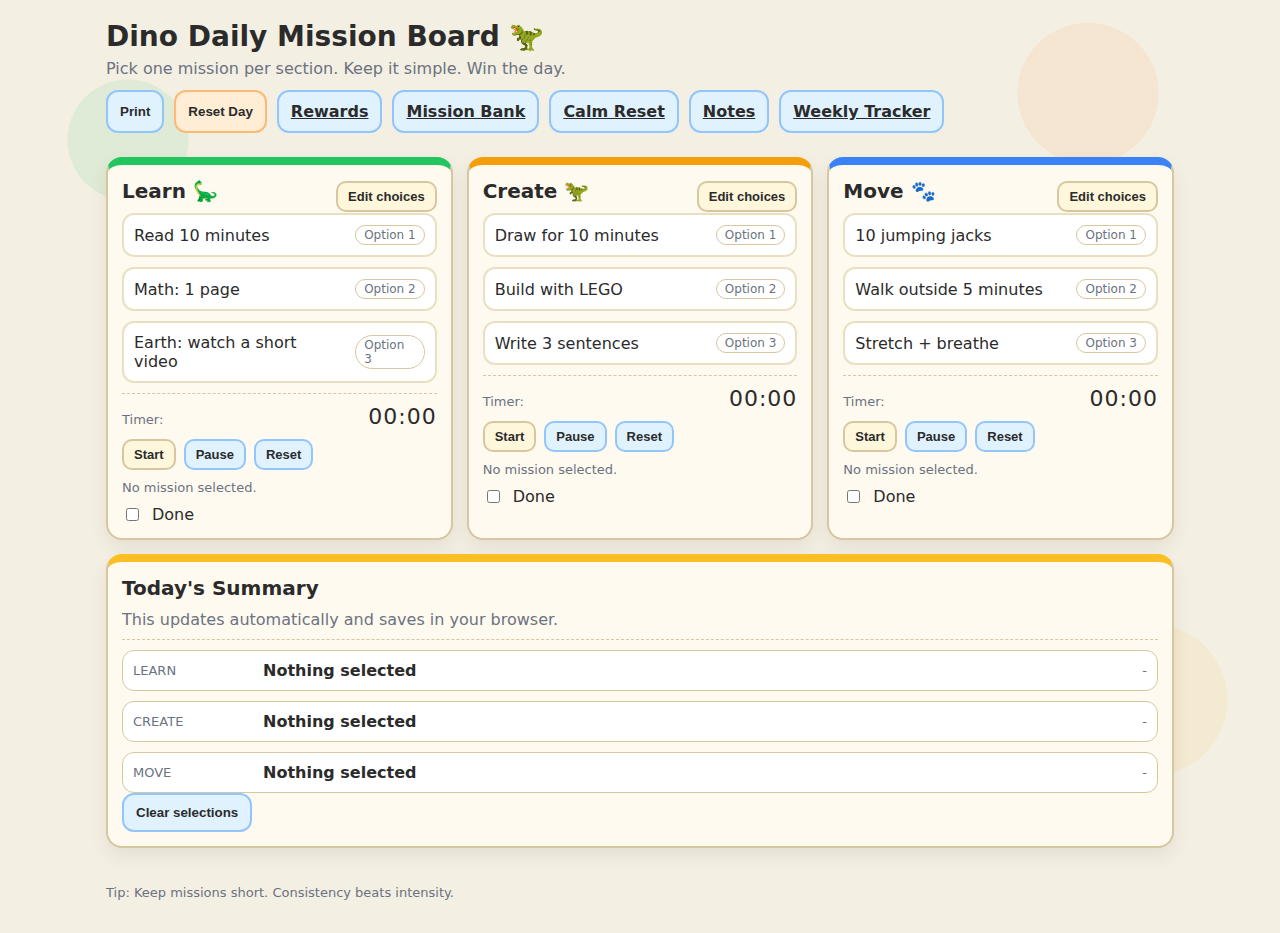
<file: index.html>
<!doctype html>
<html lang="en">
    <head>
        <meta charset="UTF-8" />
        <meta name="viewport" content="width=device-width, initial-scale=1.0" />
        <title>Dino Daily Mission Board 🦖</title>
        <link rel="stylesheet" href="style.css" />
        <link rel="preconnect" href="https://fonts.googleapis.com" />
        <link rel="preconnect" href="https://fonts.gstatic.com" crossorigin />
        <link href="https://fonts.googleapis.com/css2?family=Baloo+2:wght@400;600;700&display=swap" rel="stylesheet" />
    </head>
    <body>
        <header class="header">
            <h1>Dino Daily Mission Board 🦖</h1>
            <p class="sub">Pick one mission per section. Keep it simple. Win the day.</p>

            <div class="top-actions">
  <button id="btnPrint" class="btn secondary">Print</button>
  <button id="btnResetDay" class="btn danger">Reset Day</button>

  <a class="btn secondary" href="rewards.html">Rewards</a>
  <a class="btn secondary" href="choices.html">Mission Bank</a>
  <a class="btn secondary" href="calm.html">Calm Reset</a>
  <a class="btn secondary" href="notes.html">Notes</a>
  <a class="btn secondary" href="weekly.html">Weekly Tracker</a>
</div>
        </header>
<div id="dinoCelebrate" class="celebrate-banner hidden" aria-live="polite">
  🦖 Rawr! All dino missions complete! 🥚
</div>
        <main class="grid">
            <section class="card" data-section="learn">
                <div class="card-head">
                    <h2>Learn 🦕</h2>
                    <button class="btn small" data-action="edit">Edit choices</button>
                </div>

                <div class="choices" id="choices-learn"></div>

                <div class="timer">
                    <div class="timer-row">
                        <span class="label">Timer:</span>
                        <span id="timer-learn" class="time">00:00</span>
                    </div>
                    <div class="timer-actions">
                        <button class="btn small" data-action="start" data-timer="learn">Start</button>
                        <button class="btn small secondary" data-action="pause" data-timer="learn">Pause</button>
                        <button class="btn small secondary" data-action="reset" data-timer="learn">Reset</button>
                    </div>
                    <p id="active-learn" class="active-task">No mission selected.</p>
                </div>

                <div class="done">
                    <label class="check">
                        <input type="checkbox" id="done-learn" />
                        Done
                    </label>
                </div>
            </section>

            <section class="card" data-section="create">
                <div class="card-head">
                    <h2>Create 🦖</h2>
                    <button class="btn small" data-action="edit">Edit choices</button>
                </div>

                <div class="choices" id="choices-create"></div>

                <div class="timer">
                    <div class="timer-row">
                        <span class="label">Timer:</span>
                        <span id="timer-create" class="time">00:00</span>
                    </div>
                    <div class="timer-actions">
                        <button class="btn small" data-action="start" data-timer="create">Start</button>
                        <button class="btn small secondary" data-action="pause" data-timer="create">Pause</button>
                        <button class="btn small secondary" data-action="reset" data-timer="create">Reset</button>
                    </div>
                    <p id="active-create" class="active-task">No mission selected.</p>
                </div>

                <div class="done">
                    <label class="check">
                        <input type="checkbox" id="done-create" />
                        Done
                    </label>
                </div>
            </section>

            <section class="card" data-section="move">
                <div class="card-head">
                    <h2>Move 🐾</h2>
                    <button class="btn small" data-action="edit">Edit choices</button>
                </div>

                <div class="choices" id="choices-move"></div>

                <div class="timer">
                    <div class="timer-row">
                        <span class="label">Timer:</span>
                        <span id="timer-move" class="time">00:00</span>
                    </div>
                    <div class="timer-actions">
                        <button class="btn small" data-action="start" data-timer="move">Start</button>
                        <button class="btn small secondary" data-action="pause" data-timer="move">Pause</button>
                        <button class="btn small secondary" data-action="reset" data-timer="move">Reset</button>
                    </div>
                    <p id="active-move" class="active-task">No mission selected.</p>
                </div>

                <div class="done">
                    <label class="check">
                        <input type="checkbox" id="done-move" />
                        Done
                    </label>
                </div>
            </section>

            <section class="card summary">
                <h2>Today's Summary</h2>
                <p class="sub2">This updates automatically and saves in your browser.</p>

                <div id="summaryList" class="summary-list"></div>

                <button id="btnClearAll" class="btn secondary">Clear selections</button>
            </section>
        </main>

        <footer class="footer">
            <p>Tip: Keep missions short. Consistency beats intensity.</p>
        </footer>

        <script src="app.js"></script>
    </body>
</html>
</file>
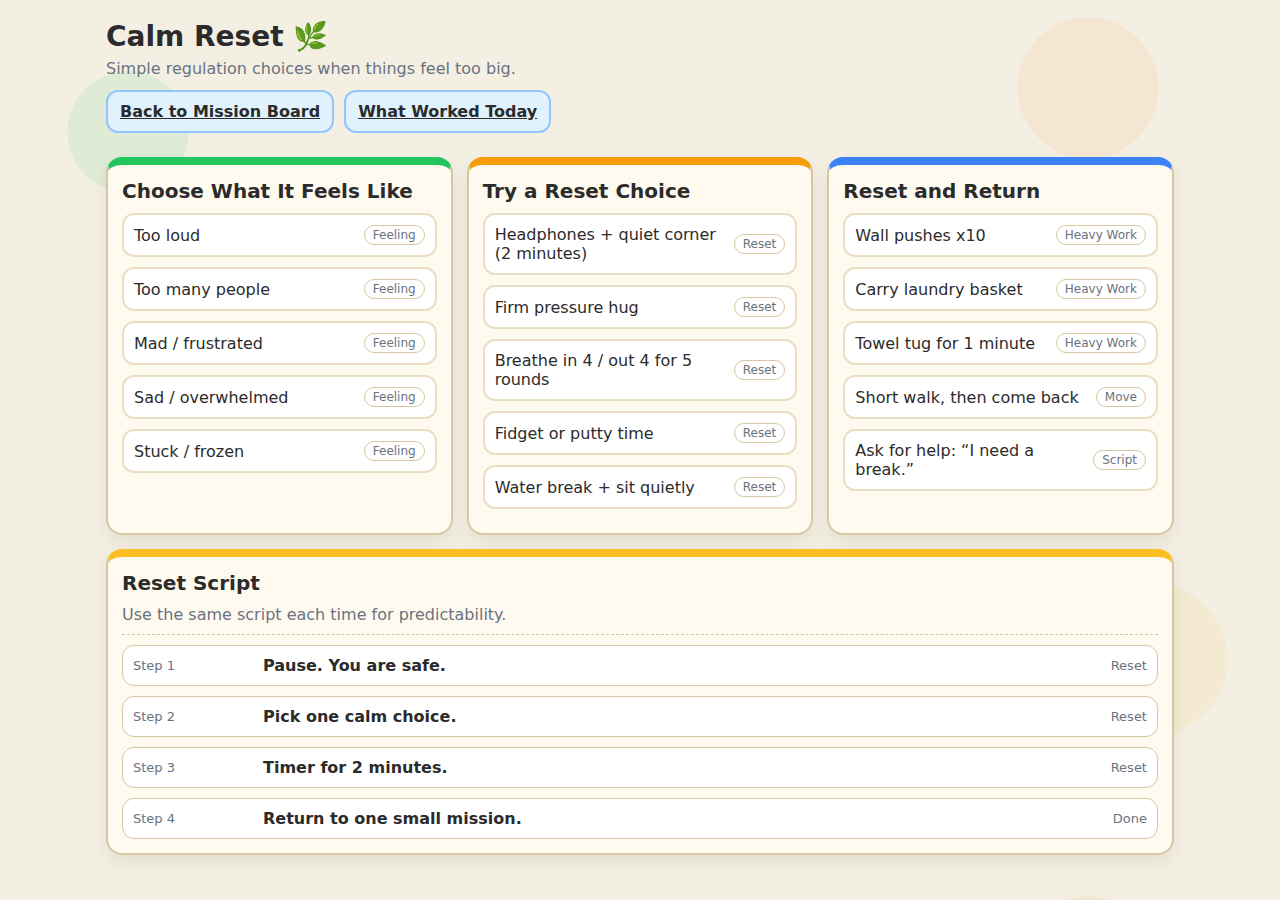
<file: calm.html>
<!doctype html>
<html lang="en">
  <head>
    <meta charset="UTF-8" />
    <meta name="viewport" content="width=device-width, initial-scale=1.0" />
    <title>Calm Reset</title>
    <link rel="stylesheet" href="style.css" />
  </head>
  <body>
    <header class="header">
      <h1>Calm Reset 🌿</h1>
      <p class="sub">Simple regulation choices when things feel too big.</p>
      <div class="top-actions">
        <a class="btn secondary" href="index.html">Back to Mission Board</a>
        <a class="btn secondary" href="notes.html">What Worked Today</a>
      </div>
    </header>

    <main class="grid">
      <section class="card" data-section="learn">
        <div class="card-head">
          <h2>Choose What It Feels Like</h2>
        </div>
        <div class="choices">
          <div class="choice"><div>Too loud</div><span class="badge">Feeling</span></div>
          <div class="choice"><div>Too many people</div><span class="badge">Feeling</span></div>
          <div class="choice"><div>Mad / frustrated</div><span class="badge">Feeling</span></div>
          <div class="choice"><div>Sad / overwhelmed</div><span class="badge">Feeling</span></div>
          <div class="choice"><div>Stuck / frozen</div><span class="badge">Feeling</span></div>
        </div>
      </section>

      <section class="card" data-section="create">
        <div class="card-head">
          <h2>Try a Reset Choice</h2>
        </div>
        <div class="choices">
          <div class="choice"><div>Headphones + quiet corner (2 minutes)</div><span class="badge">Reset</span></div>
          <div class="choice"><div>Firm pressure hug</div><span class="badge">Reset</span></div>
          <div class="choice"><div>Breathe in 4 / out 4 for 5 rounds</div><span class="badge">Reset</span></div>
          <div class="choice"><div>Fidget or putty time</div><span class="badge">Reset</span></div>
          <div class="choice"><div>Water break + sit quietly</div><span class="badge">Reset</span></div>
        </div>
      </section>

      <section class="card" data-section="move">
        <div class="card-head">
          <h2>Reset and Return</h2>
        </div>
        <div class="choices">
          <div class="choice"><div>Wall pushes x10</div><span class="badge">Heavy Work</span></div>
          <div class="choice"><div>Carry laundry basket</div><span class="badge">Heavy Work</span></div>
          <div class="choice"><div>Towel tug for 1 minute</div><span class="badge">Heavy Work</span></div>
          <div class="choice"><div>Short walk, then come back</div><span class="badge">Move</span></div>
          <div class="choice"><div>Ask for help: “I need a break.”</div><span class="badge">Script</span></div>
        </div>
      </section>

      <section class="card summary">
        <h2>Reset Script</h2>
        <p class="sub2">Use the same script each time for predictability.</p>
        <div class="summary-list">
          <div class="summary-item">
            <div class="section">Step 1</div>
            <div class="task">Pause. You are safe.</div>
            <div class="status">Reset</div>
          </div>
          <div class="summary-item">
            <div class="section">Step 2</div>
            <div class="task">Pick one calm choice.</div>
            <div class="status">Reset</div>
          </div>
          <div class="summary-item">
            <div class="section">Step 3</div>
            <div class="task">Timer for 2 minutes.</div>
            <div class="status">Reset</div>
          </div>
          <div class="summary-item">
            <div class="section">Step 4</div>
            <div class="task">Return to one small mission.</div>
            <div class="status">Done</div>
          </div>
        </div>
      </section>
    </main>
  </body>
</html>
</file>
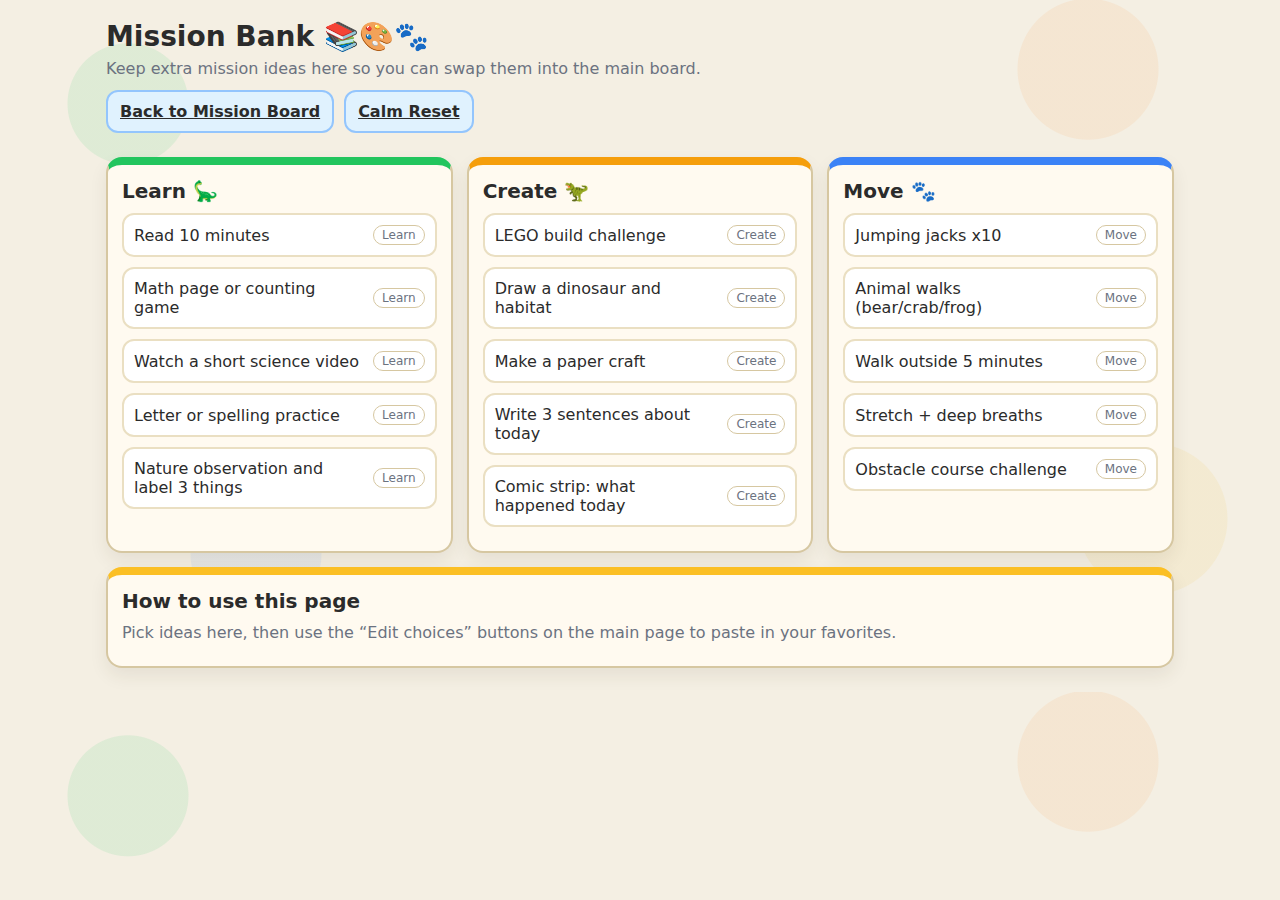
<file: choices.html>
<!doctype html>
<html lang="en">
  <head>
    <meta charset="UTF-8" />
    <meta name="viewport" content="width=device-width, initial-scale=1.0" />
    <title>Mission Bank</title>
    <link rel="stylesheet" href="style.css" />
  </head>
  <body>
    <header class="header">
      <h1>Mission Bank 📚🎨🐾</h1>
      <p class="sub">Keep extra mission ideas here so you can swap them into the main board.</p>
      <div class="top-actions">
        <a class="btn secondary" href="index.html">Back to Mission Board</a>
        <a class="btn secondary" href="calm.html">Calm Reset</a>
      </div>
    </header>

    <main class="grid">
      <section class="card" data-section="learn">
        <div class="card-head">
          <h2>Learn 🦕</h2>
        </div>
        <div class="choices">
          <div class="choice"><div>Read 10 minutes</div><span class="badge">Learn</span></div>
          <div class="choice"><div>Math page or counting game</div><span class="badge">Learn</span></div>
          <div class="choice"><div>Watch a short science video</div><span class="badge">Learn</span></div>
          <div class="choice"><div>Letter or spelling practice</div><span class="badge">Learn</span></div>
          <div class="choice"><div>Nature observation and label 3 things</div><span class="badge">Learn</span></div>
        </div>
      </section>

      <section class="card" data-section="create">
        <div class="card-head">
          <h2>Create 🦖</h2>
        </div>
        <div class="choices">
          <div class="choice"><div>LEGO build challenge</div><span class="badge">Create</span></div>
          <div class="choice"><div>Draw a dinosaur and habitat</div><span class="badge">Create</span></div>
          <div class="choice"><div>Make a paper craft</div><span class="badge">Create</span></div>
          <div class="choice"><div>Write 3 sentences about today</div><span class="badge">Create</span></div>
          <div class="choice"><div>Comic strip: what happened today</div><span class="badge">Create</span></div>
        </div>
      </section>

      <section class="card" data-section="move">
        <div class="card-head">
          <h2>Move 🐾</h2>
        </div>
        <div class="choices">
          <div class="choice"><div>Jumping jacks x10</div><span class="badge">Move</span></div>
          <div class="choice"><div>Animal walks (bear/crab/frog)</div><span class="badge">Move</span></div>
          <div class="choice"><div>Walk outside 5 minutes</div><span class="badge">Move</span></div>
          <div class="choice"><div>Stretch + deep breaths</div><span class="badge">Move</span></div>
          <div class="choice"><div>Obstacle course challenge</div><span class="badge">Move</span></div>
        </div>
      </section>

      <section class="card summary">
        <h2>How to use this page</h2>
        <p class="sub2">Pick ideas here, then use the “Edit choices” buttons on the main page to paste in your favorites.</p>
      </section>
    </main>
  </body>
</html>
</file>
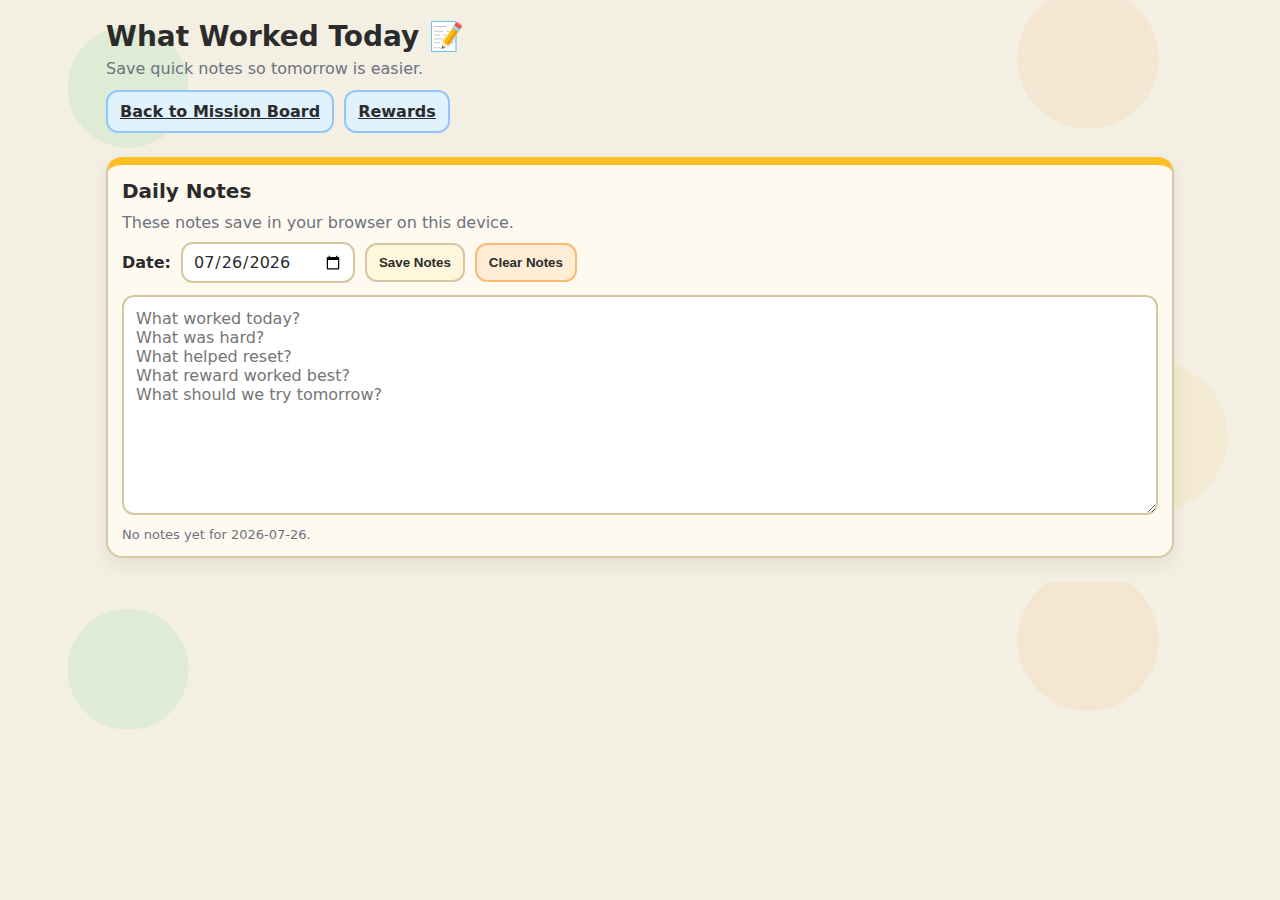
<file: notes.html>
<!doctype html>
<html lang="en">
  <head>
    <meta charset="UTF-8" />
    <meta name="viewport" content="width=device-width, initial-scale=1.0" />
    <title>What Worked Today</title>
    <link rel="stylesheet" href="style.css" />
    <style>
      .notes-wrap {
        display: grid;
        gap: 12px;
      }

      .notes-textarea {
        width: 100%;
        min-height: 220px;
        border: 2px solid var(--line);
        border-radius: 12px;
        padding: 12px;
        font: inherit;
        color: var(--text);
        background: #fff;
        resize: vertical;
      }

      .notes-textarea:focus {
        outline: none;
        border-color: var(--accent);
        box-shadow: 0 0 0 2px rgba(34, 197, 94, 0.12);
      }

      .small-row {
        display: flex;
        gap: 10px;
        flex-wrap: wrap;
        align-items: center;
      }

      .helper-text {
        color: var(--muted);
        font-size: 13px;
        margin: 0;
      }

      .notes-date {
        min-height: auto;
        width: auto;
        padding: 8px 10px;
      }
    </style>
  </head>
  <body>
    <header class="header">
      <h1>What Worked Today 📝</h1>
      <p class="sub">Save quick notes so tomorrow is easier.</p>
      <div class="top-actions">
        <a class="btn secondary" href="index.html">Back to Mission Board</a>
        <a class="btn secondary" href="rewards.html">Rewards</a>
      </div>
    </header>

    <main class="grid">
      <section class="card summary">
        <h2>Daily Notes</h2>
        <p class="sub2">These notes save in your browser on this device.</p>

        <div class="notes-wrap">
          <div class="small-row">
            <label for="noteDate"><strong>Date:</strong></label>
            <input id="noteDate" type="date" class="notes-textarea notes-date" />
            <button id="saveNotesBtn" class="btn">Save Notes</button>
            <button id="clearNotesBtn" class="btn danger">Clear Notes</button>
          </div>

          <textarea
            id="dailyNotes"
            class="notes-textarea"
            placeholder="What worked today?
What was hard?
What helped reset?
What reward worked best?
What should we try tomorrow?"
          ></textarea>

          <p class="helper-text" id="notesStatus">No notes saved yet.</p>
        </div>
      </section>
    </main>

    <script>
      const NOTES_KEY = "dino_daily_notes_v1";
      const dateInput = document.getElementById("noteDate");
      const notesInput = document.getElementById("dailyNotes");
      const saveBtn = document.getElementById("saveNotesBtn");
      const clearBtn = document.getElementById("clearNotesBtn");
      const statusEl = document.getElementById("notesStatus");

      function todayLocalDate() {
        const now = new Date();
        const yyyy = now.getFullYear();
        const mm = String(now.getMonth() + 1).padStart(2, "0");
        const dd = String(now.getDate()).padStart(2, "0");
        return `${yyyy}-${mm}-${dd}`;
      }

      function loadAllNotes() {
        try {
          const raw = localStorage.getItem(NOTES_KEY);
          return raw ? JSON.parse(raw) : {};
        } catch (err) {
          console.error("Failed to load notes:", err);
          return {};
        }
      }

      function saveAllNotes(data) {
        try {
          localStorage.setItem(NOTES_KEY, JSON.stringify(data));
          return true;
        } catch (err) {
          console.error("Failed to save notes:", err);
          statusEl.textContent = "Could not save notes (browser storage issue).";
          return false;
        }
      }

      function loadCurrentDateNote() {
        const all = loadAllNotes();
        const date = dateInput.value;
        notesInput.value = all[date] || "";
        statusEl.textContent = all[date]
          ? `Loaded notes for ${date}.`
          : `No notes yet for ${date}.`;
      }

      function saveCurrentDateNote() {
        const date = dateInput.value;
        if (!date) {
          statusEl.textContent = "Pick a date first.";
          return;
        }

        const all = loadAllNotes();
        all[date] = notesInput.value;

        if (saveAllNotes(all)) {
          statusEl.textContent = `Saved notes for ${date}.`;
        }
      }

      function clearCurrentDateNote() {
        const date = dateInput.value;
        if (!date) {
          statusEl.textContent = "Pick a date first.";
          return;
        }

        const all = loadAllNotes();
        delete all[date];

        if (saveAllNotes(all)) {
          notesInput.value = "";
          statusEl.textContent = `Cleared notes for ${date}.`;
        }
      }

      dateInput.value = todayLocalDate();
      loadCurrentDateNote();

      dateInput.addEventListener("change", loadCurrentDateNote);
      saveBtn.addEventListener("click", saveCurrentDateNote);
      clearBtn.addEventListener("click", clearCurrentDateNote);

      notesInput.addEventListener("input", () => {
        statusEl.textContent = "Typing... click Save Notes to keep it.";
      });
    </script>
  </body>
</html>
</file>
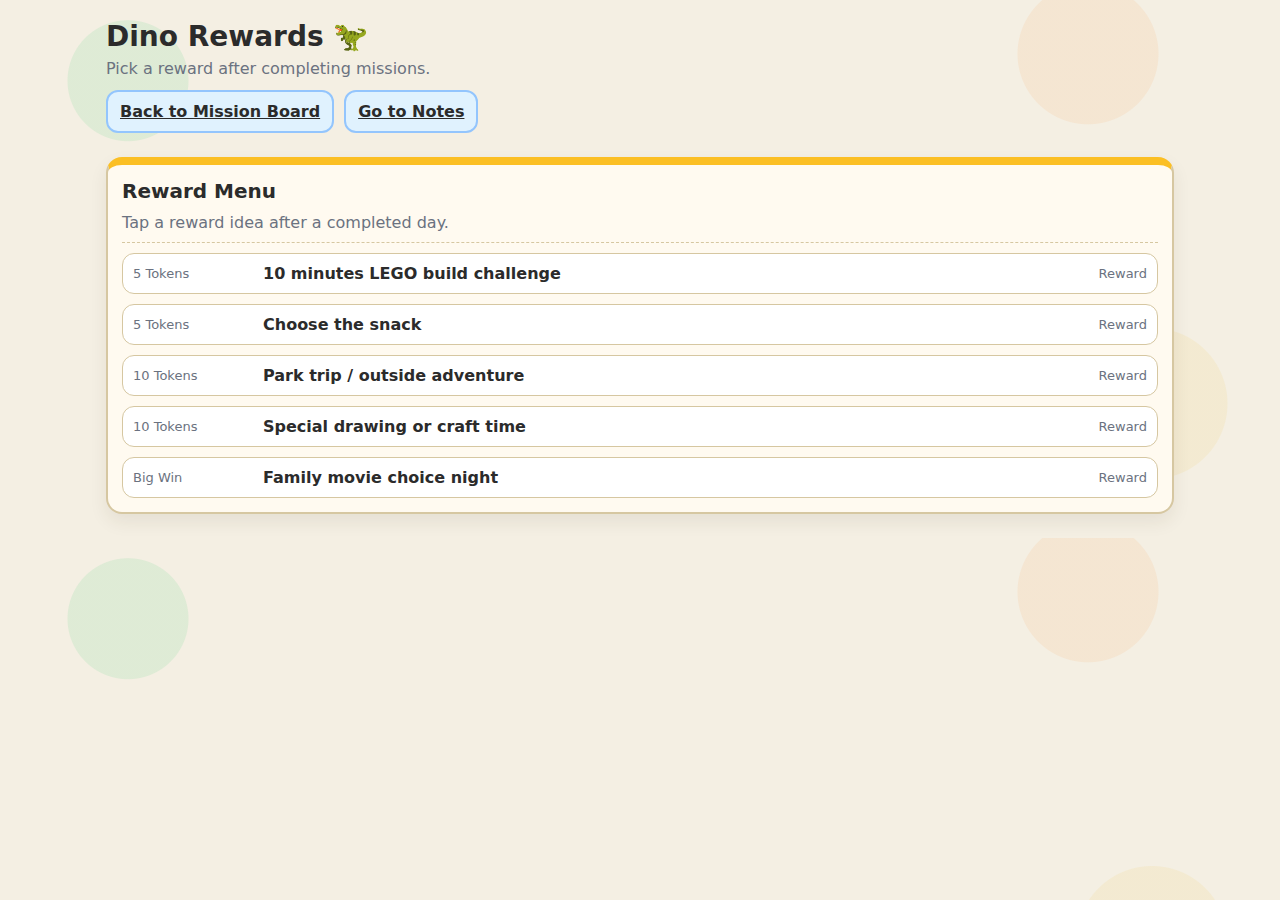
<file: rewards.html>
<!doctype html>
<html lang="en">
  <head>
    <meta charset="UTF-8" />
    <meta name="viewport" content="width=device-width, initial-scale=1.0" />
    <title>Dino Rewards</title>
    <link rel="stylesheet" href="style.css" />
  </head>
  <body>
    <header class="header">
      <h1>Dino Rewards 🦖</h1>
      <p class="sub">Pick a reward after completing missions.</p>
      <div class="top-actions">
        <a class="btn secondary" href="index.html">Back to Mission Board</a>
        <a class="btn secondary" href="notes.html">Go to Notes</a>
      </div>
    </header>

    <main class="grid">
      <section class="card summary">
        <h2>Reward Menu</h2>
        <p class="sub2">Tap a reward idea after a completed day.</p>

        <div class="summary-list">
          <div class="summary-item">
            <div class="section">5 Tokens</div>
            <div class="task">10 minutes LEGO build challenge</div>
            <div class="status">Reward</div>
          </div>

          <div class="summary-item">
            <div class="section">5 Tokens</div>
            <div class="task">Choose the snack</div>
            <div class="status">Reward</div>
          </div>

          <div class="summary-item">
            <div class="section">10 Tokens</div>
            <div class="task">Park trip / outside adventure</div>
            <div class="status">Reward</div>
          </div>

          <div class="summary-item">
            <div class="section">10 Tokens</div>
            <div class="task">Special drawing or craft time</div>
            <div class="status">Reward</div>
          </div>

          <div class="summary-item">
            <div class="section">Big Win</div>
            <div class="task">Family movie choice night</div>
            <div class="status">Reward</div>
          </div>
        </div>
      </section>
    </main>
  </body>
</html>
</file>
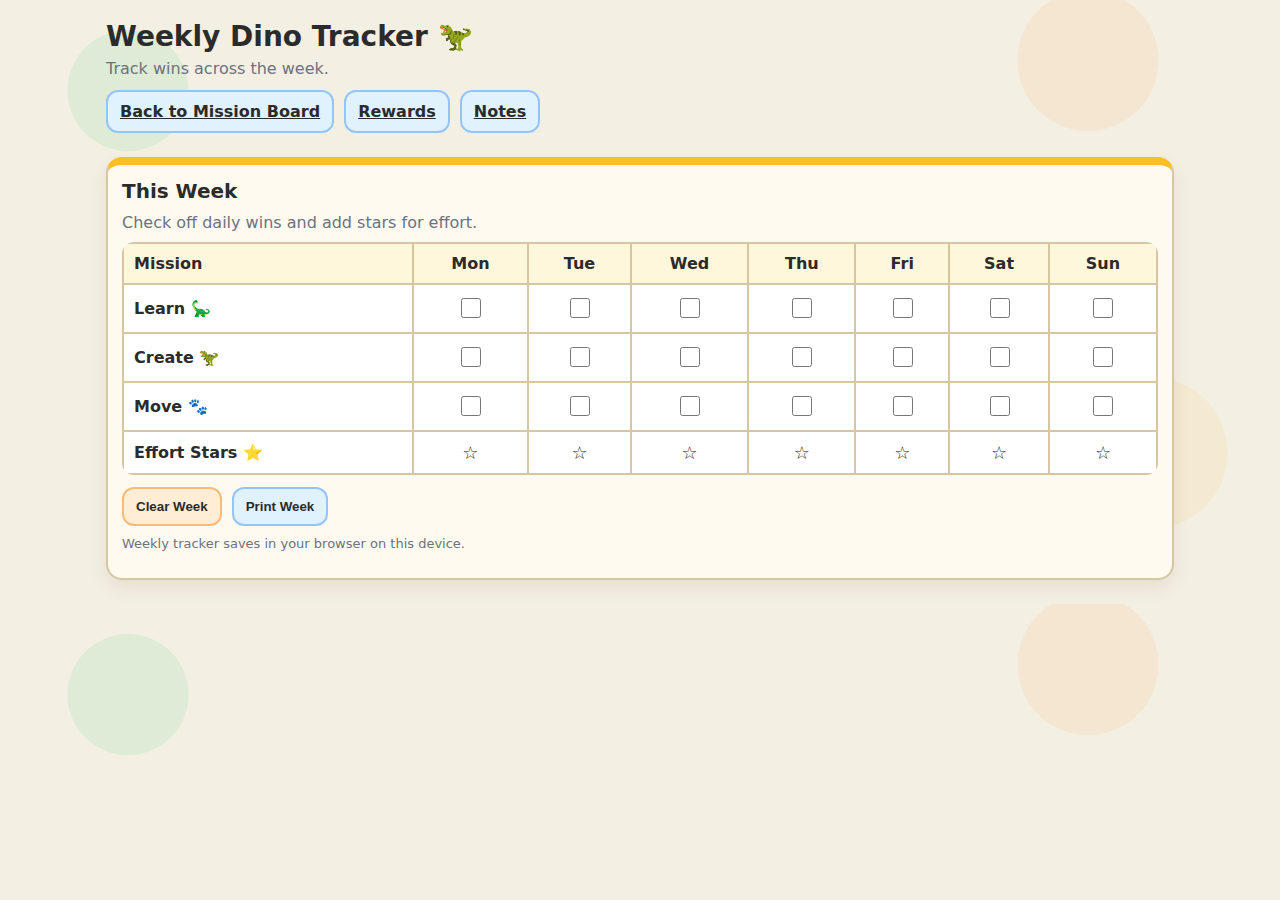
<file: weekly.html>
<!doctype html>
<html lang="en">
  <head>
    <meta charset="UTF-8" />
    <meta name="viewport" content="width=device-width, initial-scale=1.0" />
    <title>Weekly Dino Tracker</title>
    <link rel="stylesheet" href="style.css" />
    <style>
      .weekly-table-wrap {
        overflow-x: auto;
      }

      .weekly-table {
        width: 100%;
        border-collapse: collapse;
        min-width: 760px;
        background: #fff;
        border-radius: 12px;
        overflow: hidden;
      }

      .weekly-table th,
      .weekly-table td {
        border: 2px solid var(--line);
        padding: 10px;
        text-align: center;
        color: var(--text);
      }

      .weekly-table th {
        background: #fff7db;
        font-weight: 700;
      }

      .weekly-table td:first-child,
      .weekly-table th:first-child {
        text-align: left;
        min-width: 130px;
        font-weight: 700;
      }

      .week-check {
        width: 20px;
        height: 20px;
        cursor: pointer;
      }

      .weekly-actions {
        display: flex;
        gap: 10px;
        flex-wrap: wrap;
        margin-top: 12px;
      }

      .weekly-note {
        margin-top: 10px;
        color: var(--muted);
        font-size: 13px;
      }

      .star-cell {
        font-size: 18px;
        cursor: pointer;
        user-select: none;
      }

      .stars-on {
        color: #f59e0b;
      }
    </style>
  </head>
  <body>
    <header class="header">
      <h1>Weekly Dino Tracker 🦖</h1>
      <p class="sub">Track wins across the week.</p>
      <div class="top-actions">
        <a class="btn secondary" href="index.html">Back to Mission Board</a>
        <a class="btn secondary" href="rewards.html">Rewards</a>
        <a class="btn secondary" href="notes.html">Notes</a>
      </div>
    </header>

    <main class="grid">
      <section class="card summary">
        <h2>This Week</h2>
        <p class="sub2">Check off daily wins and add stars for effort.</p>

        <div class="weekly-table-wrap">
          <table class="weekly-table" id="weeklyTable">
            <thead>
              <tr>
                <th>Mission</th>
                <th>Mon</th>
                <th>Tue</th>
                <th>Wed</th>
                <th>Thu</th>
                <th>Fri</th>
                <th>Sat</th>
                <th>Sun</th>
              </tr>
            </thead>
            <tbody>
              <tr data-row="learn">
                <td>Learn 🦕</td>
                <td><input class="week-check" type="checkbox" data-key="learn-mon" /></td>
                <td><input class="week-check" type="checkbox" data-key="learn-tue" /></td>
                <td><input class="week-check" type="checkbox" data-key="learn-wed" /></td>
                <td><input class="week-check" type="checkbox" data-key="learn-thu" /></td>
                <td><input class="week-check" type="checkbox" data-key="learn-fri" /></td>
                <td><input class="week-check" type="checkbox" data-key="learn-sat" /></td>
                <td><input class="week-check" type="checkbox" data-key="learn-sun" /></td>
              </tr>

              <tr data-row="create">
                <td>Create 🦖</td>
                <td><input class="week-check" type="checkbox" data-key="create-mon" /></td>
                <td><input class="week-check" type="checkbox" data-key="create-tue" /></td>
                <td><input class="week-check" type="checkbox" data-key="create-wed" /></td>
                <td><input class="week-check" type="checkbox" data-key="create-thu" /></td>
                <td><input class="week-check" type="checkbox" data-key="create-fri" /></td>
                <td><input class="week-check" type="checkbox" data-key="create-sat" /></td>
                <td><input class="week-check" type="checkbox" data-key="create-sun" /></td>
              </tr>

              <tr data-row="move">
                <td>Move 🐾</td>
                <td><input class="week-check" type="checkbox" data-key="move-mon" /></td>
                <td><input class="week-check" type="checkbox" data-key="move-tue" /></td>
                <td><input class="week-check" type="checkbox" data-key="move-wed" /></td>
                <td><input class="week-check" type="checkbox" data-key="move-thu" /></td>
                <td><input class="week-check" type="checkbox" data-key="move-fri" /></td>
                <td><input class="week-check" type="checkbox" data-key="move-sat" /></td>
                <td><input class="week-check" type="checkbox" data-key="move-sun" /></td>
              </tr>

              <tr>
                <td>Effort Stars ⭐</td>
                <td class="star-cell" data-star-day="mon">☆</td>
                <td class="star-cell" data-star-day="tue">☆</td>
                <td class="star-cell" data-star-day="wed">☆</td>
                <td class="star-cell" data-star-day="thu">☆</td>
                <td class="star-cell" data-star-day="fri">☆</td>
                <td class="star-cell" data-star-day="sat">☆</td>
                <td class="star-cell" data-star-day="sun">☆</td>
              </tr>
            </tbody>
          </table>
        </div>

        <div class="weekly-actions">
          <button id="weeklyClearBtn" class="btn danger">Clear Week</button>
          <button id="weeklyPrintBtn" class="btn secondary">Print Week</button>
        </div>

        <p class="weekly-note" id="weeklyStatus">Weekly tracker saves in your browser on this device.</p>
      </section>
    </main>

    <script>
      const WEEKLY_KEY = "dino_weekly_tracker_v1";
      const STAR_KEY = "dino_weekly_stars_v1";

      const statusEl = document.getElementById("weeklyStatus");
      const checkboxes = Array.from(document.querySelectorAll(".week-check"));
      const starCells = Array.from(document.querySelectorAll(".star-cell"));

      function loadJson(key, fallback) {
        try {
          const raw = localStorage.getItem(key);
          return raw ? JSON.parse(raw) : fallback;
        } catch {
          return fallback;
        }
      }

      function saveJson(key, value) {
        localStorage.setItem(key, JSON.stringify(value));
      }

      function loadWeeklyChecks() {
        const data = loadJson(WEEKLY_KEY, {});
        checkboxes.forEach((cb) => {
          cb.checked = !!data[cb.dataset.key];
        });
      }

      function saveWeeklyChecks() {
        const data = {};
        checkboxes.forEach((cb) => {
          data[cb.dataset.key] = cb.checked;
        });
        saveJson(WEEKLY_KEY, data);
        statusEl.textContent = "Weekly tracker saved.";
      }

      function loadStars() {
        const stars = loadJson(STAR_KEY, {});
        starCells.forEach((cell) => {
          const day = cell.dataset.starDay;
          const on = !!stars[day];
          cell.textContent = on ? "★" : "☆";
          cell.classList.toggle("stars-on", on);
        });
      }

      function toggleStar(day) {
        const stars = loadJson(STAR_KEY, {});
        stars[day] = !stars[day];
        saveJson(STAR_KEY, stars);
        loadStars();
        statusEl.textContent = "Stars updated.";
      }

      function clearWeek() {
        if (!confirm("Clear all weekly checkboxes and stars?")) return;
        localStorage.removeItem(WEEKLY_KEY);
        localStorage.removeItem(STAR_KEY);
        loadWeeklyChecks();
        loadStars();
        statusEl.textContent = "Week cleared.";
      }

      checkboxes.forEach((cb) => {
        cb.addEventListener("change", saveWeeklyChecks);
      });

      starCells.forEach((cell) => {
        cell.addEventListener("click", () => toggleStar(cell.dataset.starDay));
      });

      document.getElementById("weeklyClearBtn").addEventListener("click", clearWeek);
      document.getElementById("weeklyPrintBtn").addEventListener("click", () => window.print());

      loadWeeklyChecks();
      loadStars();
    </script>
  </body>
</html>
</file>
<file: style.css>
:root {
  --bg: #f4efe3;       /* sandy fossil background */
  --card: #fffaf0;     /* bone/cream card */
  --text: #2b2b2b;     /* dark earthy text */
  --muted: #6b7280;    /* soft gray */
  --line: #d6c7a1;     /* fossil line */
  --accent: #2f855a;   /* jungle green */
  --danger: #c2410c;   /* dino orange */
}

* {
  box-sizing: border-box;
}

body {
  margin: 0;
  font-family: system-ui, -apple-system, Segoe UI, Roboto, Arial, sans-serif;
  background:
    radial-gradient(circle at 10% 15%, rgba(34, 197, 94, 0.10) 0 60px, transparent 61px),
    radial-gradient(circle at 85% 10%, rgba(251, 146, 60, 0.10) 0 70px, transparent 71px),
    radial-gradient(circle at 20% 80%, rgba(59, 130, 246, 0.08) 0 65px, transparent 66px),
    radial-gradient(circle at 90% 75%, rgba(234, 179, 8, 0.08) 0 75px, transparent 76px),
    var(--bg);
  color: var(--text);
}

.header {
  padding: 20px 16px 10px;
  max-width: 1100px;
  margin: 0 auto;
}

h1 {
  margin: 0 0 6px;
  font-size: 28px;
}

.sub {
  margin: 0 0 12px;
  color: var(--muted);
}

.top-actions {
  display: flex;
  gap: 10px;
  flex-wrap: wrap;
}

.grid {
  display: grid;
  grid-template-columns: repeat(12, 1fr);
  gap: 14px;
  padding: 14px 16px 24px;
  max-width: 1100px;
  margin: 0 auto;
}

.card {
  grid-column: span 4;
  background: var(--card);
  border: 2px solid var(--line);
  border-radius: 16px;
  padding: 14px;
  min-height: 280px;
  box-shadow: 0 8px 18px rgba(58, 47, 24, 0.08);
}
.card[data-section="learn"] {
  border-top: 8px solid #22c55e; /* jungle green */
}

.card[data-section="create"] {
  border-top: 8px solid #f59e0b; /* amber/orange */
}

.card[data-section="move"] {
  border-top: 8px solid #3b82f6; /* sky blue */
}

.card.summary {
  border-top: 8px solid #8b5cf6; /* purple fossil lab vibe */
}

.card.summary {
  grid-column: span 12;
  min-height: 0;
  border-top: 8px solid #fbbf24;
}

.card-head {
  display: flex;
  align-items: center;
  justify-content: space-between;
  gap: 8px;
}

h2 {
  margin: 0 0 10px;
  font-size: 20px;
}

.choices {
  display: grid;
  gap: 10px;
  margin-bottom: 10px;
}

.choice {
  border: 2px solid #eadfc2;
  background: #ffffff;
  border-radius: 12px;
  padding: 10px;
  cursor: pointer;
  display: flex;
  align-items: center;
  justify-content: space-between;
  gap: 10px;
}

.choice:hover {
  border-color: #d6c7a1;
}

.choice.selected {
  border-color: #22c55e;
  background: #ecfdf5;
  box-shadow: 0 0 0 2px rgba(34, 197, 94, 0.12);
}

.badge {
  font-size: 12px;
  color: var(--muted);
  border: 1px solid var(--line);
  padding: 2px 8px;
  border-radius: 999px;
}

.timer {
  border-top: 1px dashed var(--line);
  padding-top: 10px;
  margin-top: 10px;
}

.timer-row {
  display: flex;
  align-items: baseline;
  justify-content: space-between;
}

.label {
  color: var(--muted);
  font-size: 13px;
}

.time {
  font-size: 22px;
  letter-spacing: 1px;
}

.timer-actions {
  display: flex;
  gap: 8px;
  margin: 10px 0;
  flex-wrap: wrap;
}

.active-task {
  margin: 0;
  color: var(--muted);
  font-size: 13px;
}

.done {
  margin-top: 10px;
}

.check {
  display: flex;
  gap: 10px;
  align-items: center;
  color: var(--text);
}

.btn {
  border: 2px solid #d6c7a1;
  background: #fff7db;
  color: #2b2b2b;
  padding: 10px 12px;
  border-radius: 12px;
  cursor: pointer;
  font-weight: 600;
}

.btn:hover {
  border-color: #c8b27c;
  background: #fef0c7;
}

.btn.secondary {
  background: #e0f2fe;
  border-color: #93c5fd;
}

.btn.danger {
  background: #ffedd5;
  border-color: #fdba74;
}

.btn.small {
  padding: 6px 10px;
  border-radius: 10px;
  font-size: 13px;
}

.sub2 {
  margin: 0 0 10px;
  color: var(--muted);
}

.summary-list {
  display: grid;
  gap: 10px;
  border-top: 1px dashed var(--line);
  padding-top: 10px;
}

.summary-item {
  display: grid;
  grid-template-columns: 120px 1fr 80px;
  gap: 10px;
  align-items: center;
  border: 1px solid var(--line);
  border-radius: 12px;
  padding: 10px;
  background: #ffffff;
}

.summary-item .section {
  color: var(--muted);
  font-size: 13px;
}

.summary-item .task {
  font-weight: 600;
}

.summary-item .status {
  text-align: right;
  color: var(--muted);
  font-size: 13px;
}

.footer {
  max-width: 1100px;
  margin: 0 auto;
  padding: 0 16px 20px;
  color: var(--muted);
  font-size: 13px;
}

@media (max-width: 900px) {
  .card {
    grid-column: span 12;
  }

  .summary-item {
    grid-template-columns: 110px 1fr 70px;
  }
}
.celebrate-banner {
  max-width: 1100px;
  margin: 8px auto 0;
  padding: 12px 16px;
  border-radius: 14px;
  border: 2px solid #86efac;
  background: linear-gradient(90deg, #ecfdf5, #fef3c7);
  color: #14532d;
  font-weight: 700;
  text-align: center;
  box-shadow: 0 8px 18px rgba(20, 83, 45, 0.08);
}

.hidden {
  display: none;
}
@media print {
  body {
    background: white;
    color: black;
  }

a.btn {
  text-decoration: none;
  display: inline-block;
}
  .top-actions,
  .timer-actions {
    display: none !important;
  }

  .choice,
  .summary-item {
    background: white;
  }
}
</file>
